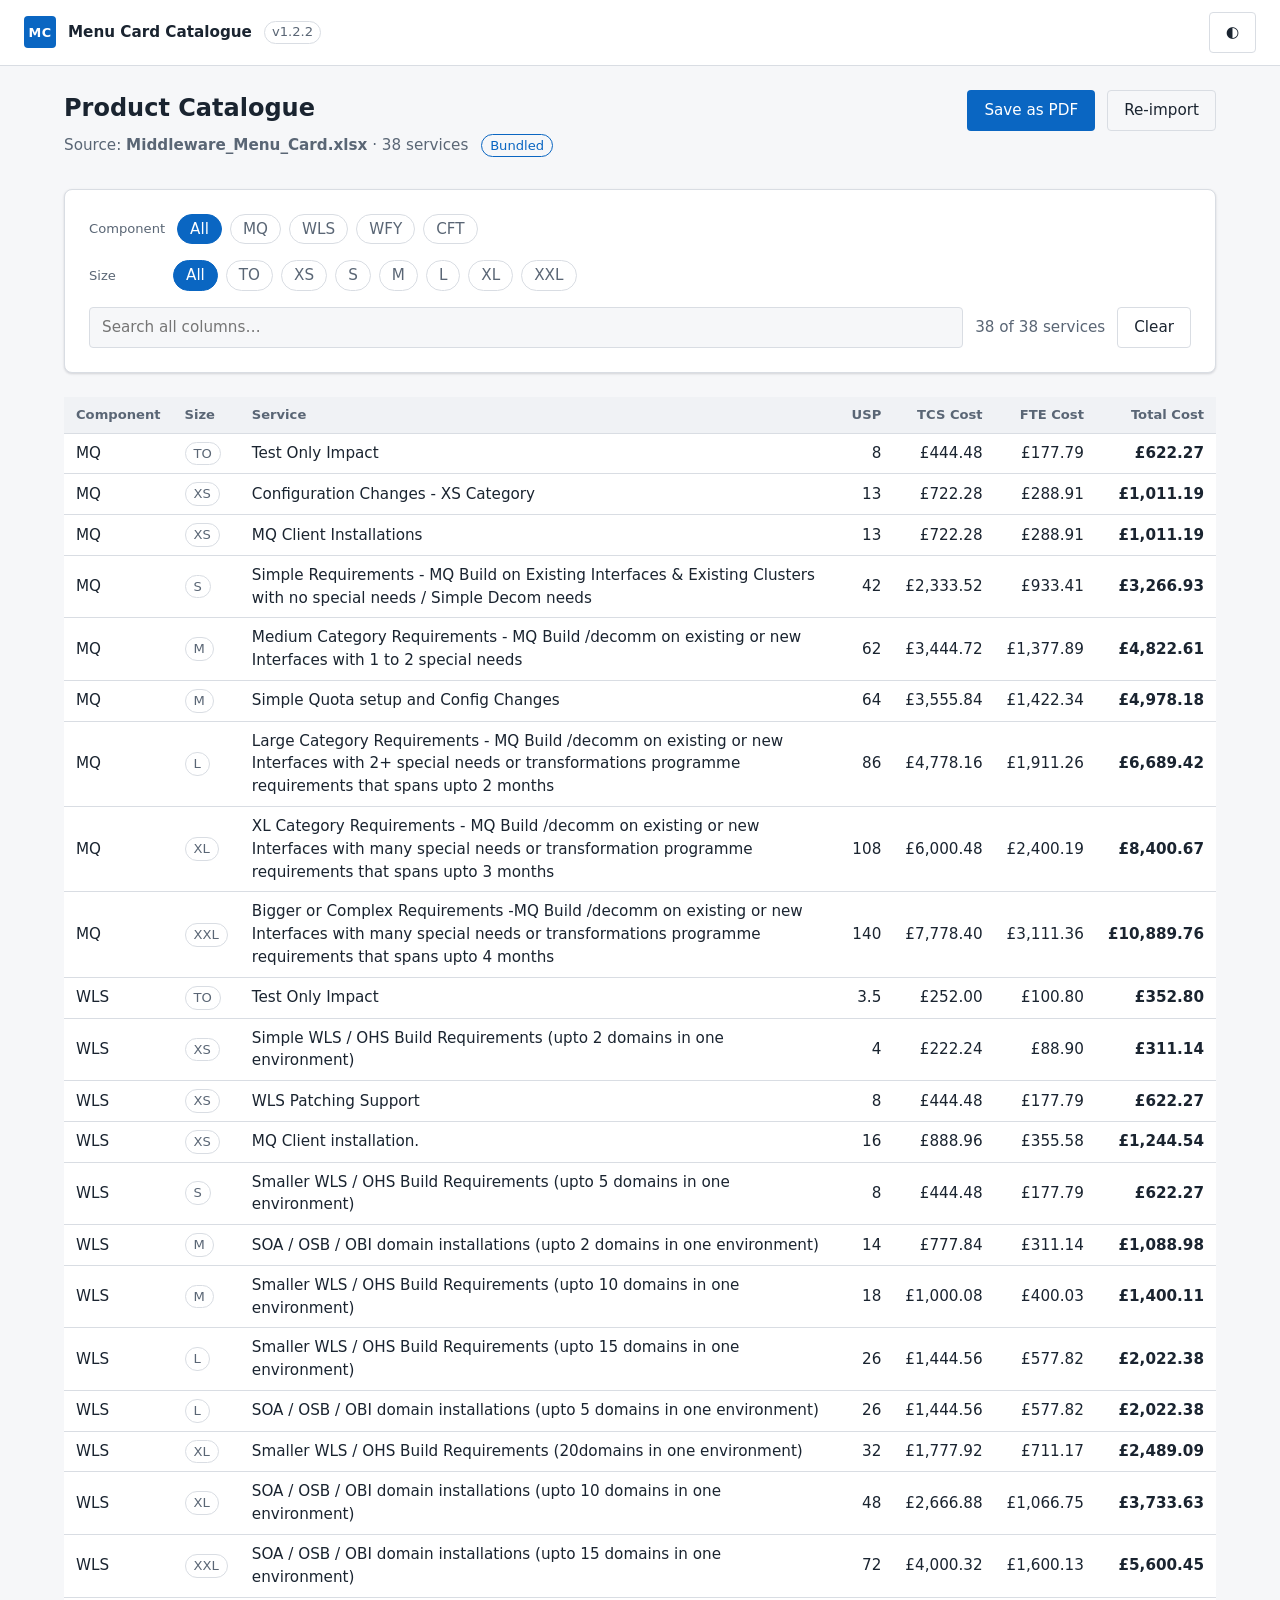
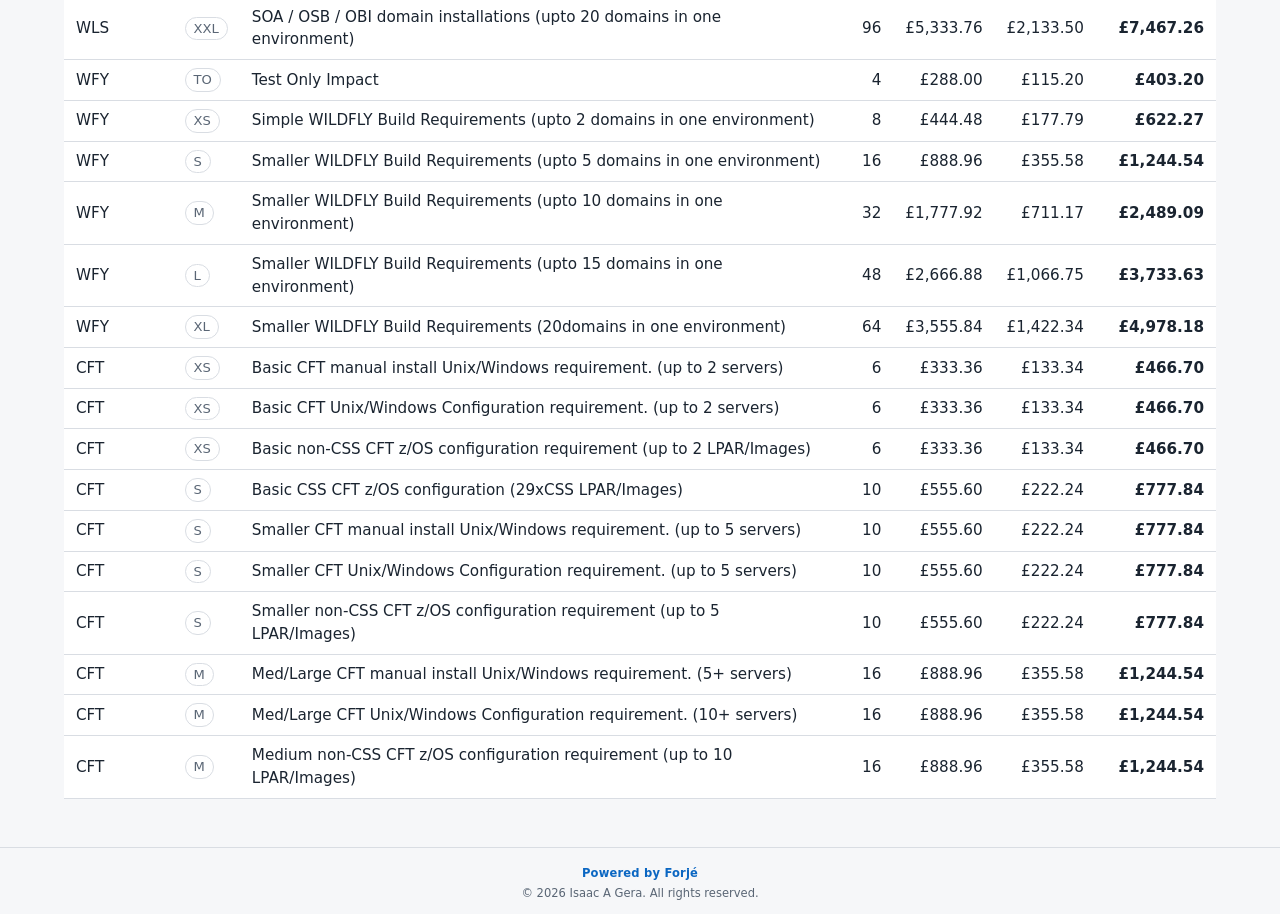
<file: index.html>
<!DOCTYPE html>
<html lang="en" data-theme="">
<head>
  <meta charset="UTF-8" />
  <meta name="viewport" content="width=device-width, initial-scale=1, viewport-fit=cover" />
  <meta name="theme-color" content="#0a66c2" />
  <meta name="description" content="Import a middleware Menu Card workbook and browse the Product Catalogue. Runs entirely on your device." />
  <title>Menu Card Catalogue</title>
  <link rel="manifest" href="./manifest.webmanifest" />
  <link rel="icon" href="./icons/icon-192.png" type="image/png" />
  <link rel="apple-touch-icon" href="./icons/icon-192.png" />
  <link rel="stylesheet" href="./styles/tokens.css" />
  <link rel="stylesheet" href="./styles/app.css" />
</head>
<body>
  <header class="app-header">
    <div class="app-header-left">
      <span class="app-logo" aria-hidden="true">MC</span>
      <span class="app-title">Menu Card Catalogue</span>
      <span id="app-version" class="app-version" aria-label="App version"></span>
    </div>
    <div class="app-header-right">
      <button id="theme-toggle" class="btn-ghost" type="button" title="Toggle light / dark" aria-label="Toggle light or dark theme">◐</button>
    </div>
  </header>

  <main id="view" class="app-main">Loading…</main>

  <footer class="app-footer no-print">
    <span class="app-footer-brand">Powered by Forjé</span>
    <span class="app-footer-copy">&copy; 2026 Isaac A Gera. All rights reserved.</span>
  </footer>

  <script type="module" src="./js/app.js"></script>
</body>
</html>
</file>
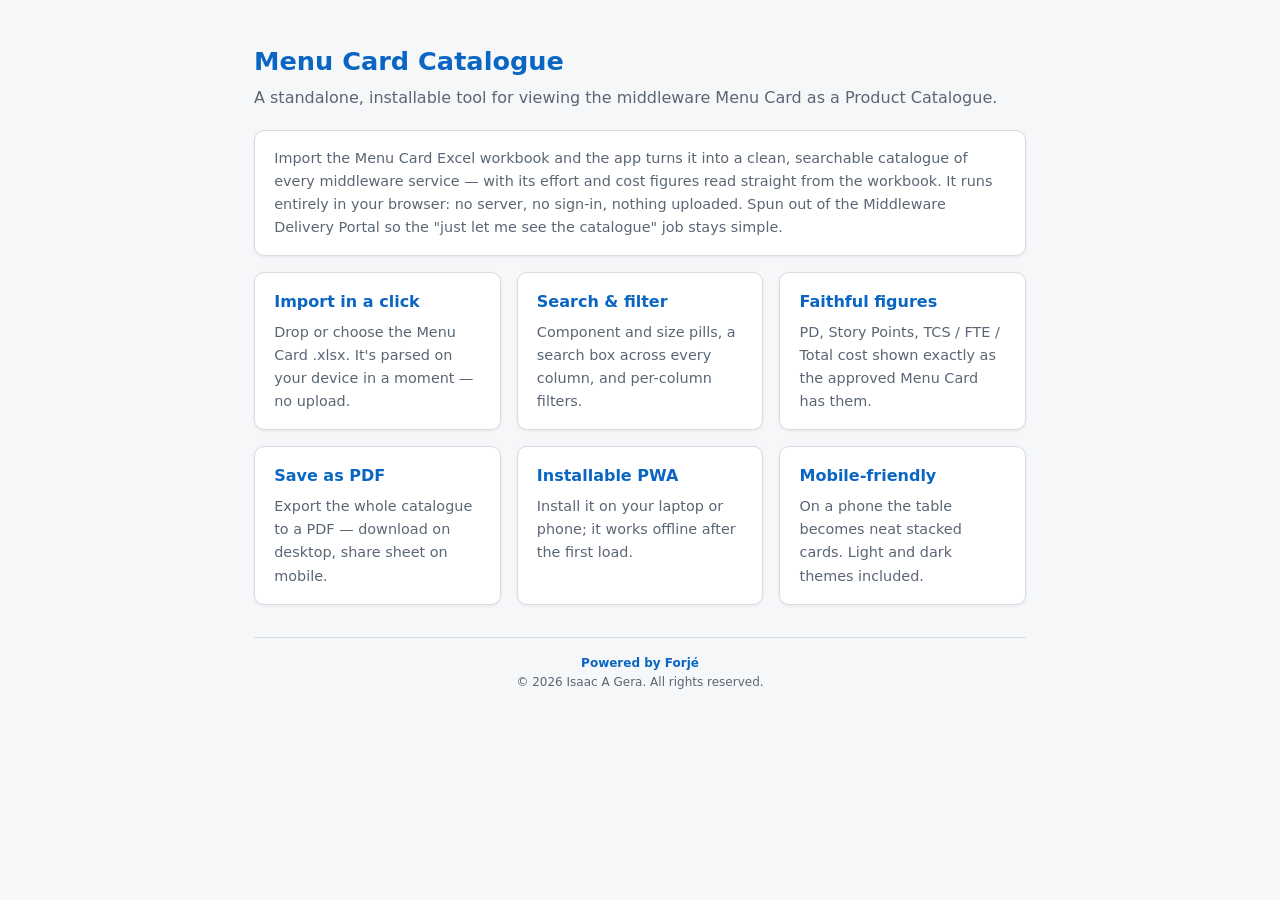
<file: overview.html>
﻿<!DOCTYPE html>
<html lang="en">
<head>
<meta charset="UTF-8" />
<meta name="viewport" content="width=device-width, initial-scale=1.0" />
<title>Menu Card Catalogue — Overview</title>
<style>
  :root{--bg:#f6f7f9;--surface:#fff;--border:#d9dde3;--text:#1a2430;--muted:#5a6675;--primary:#0a66c2;}
  @media (prefers-color-scheme:dark){:root{--bg:#12171e;--surface:#1a212b;--border:#2e3844;--text:#e8edf3;--muted:#a9b4c0;--primary:#4a9eea;}}
  *{box-sizing:border-box}
  body{font-family:'Segoe UI',system-ui,-apple-system,sans-serif;background:var(--bg);color:var(--text);line-height:1.6;max-width:820px;margin:0 auto;padding:1.5rem}
  h1{color:var(--primary);font-size:1.6rem;margin-bottom:.2rem}
  .sub{color:var(--muted);margin-bottom:1.2rem}
  .grid{display:grid;grid-template-columns:repeat(auto-fit,minmax(220px,1fr));gap:1rem;margin:1rem 0}
  .card{background:var(--surface);border:1px solid var(--border);border-radius:10px;padding:1rem 1.2rem;box-shadow:0 1px 3px rgba(16,24,40,.08)}
  .card h3{margin:0 0 .4rem;font-size:1rem;color:var(--primary)}
  .card p{margin:0;color:var(--muted);font-size:.9rem}
  footer{margin-top:2rem;padding-top:1rem;border-top:1px solid var(--border);text-align:center;color:var(--muted);font-size:.75rem}
  footer .brand{color:var(--primary);font-weight:600;display:block}
</style>
</head>
<body>
  <h1>Menu Card Catalogue</h1>
  <div class="sub">A standalone, installable tool for viewing the middleware Menu Card as a Product Catalogue.</div>

  <div class="card">
    <p>Import the Menu Card Excel workbook and the app turns it into a clean, searchable catalogue
    of every middleware service — with its effort and cost figures read straight from the
    workbook. It runs entirely in your browser: no server, no sign-in, nothing uploaded. Spun out
    of the Middleware Delivery Portal so the "just let me see the catalogue" job stays simple.</p>
  </div>

  <div class="grid">
    <div class="card"><h3>Import in a click</h3><p>Drop or choose the Menu Card .xlsx. It's parsed on your device in a moment — no upload.</p></div>
    <div class="card"><h3>Search &amp; filter</h3><p>Component and size pills, a search box across every column, and per-column filters.</p></div>
    <div class="card"><h3>Faithful figures</h3><p>PD, Story Points, TCS / FTE / Total cost shown exactly as the approved Menu Card has them.</p></div>
    <div class="card"><h3>Save as PDF</h3><p>Export the whole catalogue to a PDF — download on desktop, share sheet on mobile.</p></div>
    <div class="card"><h3>Installable PWA</h3><p>Install it on your laptop or phone; it works offline after the first load.</p></div>
    <div class="card"><h3>Mobile-friendly</h3><p>On a phone the table becomes neat stacked cards. Light and dark themes included.</p></div>
  </div>

  <footer>
    <span class="brand">Powered by Forjé</span>
    © 2026 Isaac A Gera. All rights reserved.
  </footer>
</body>
</html>
</file>
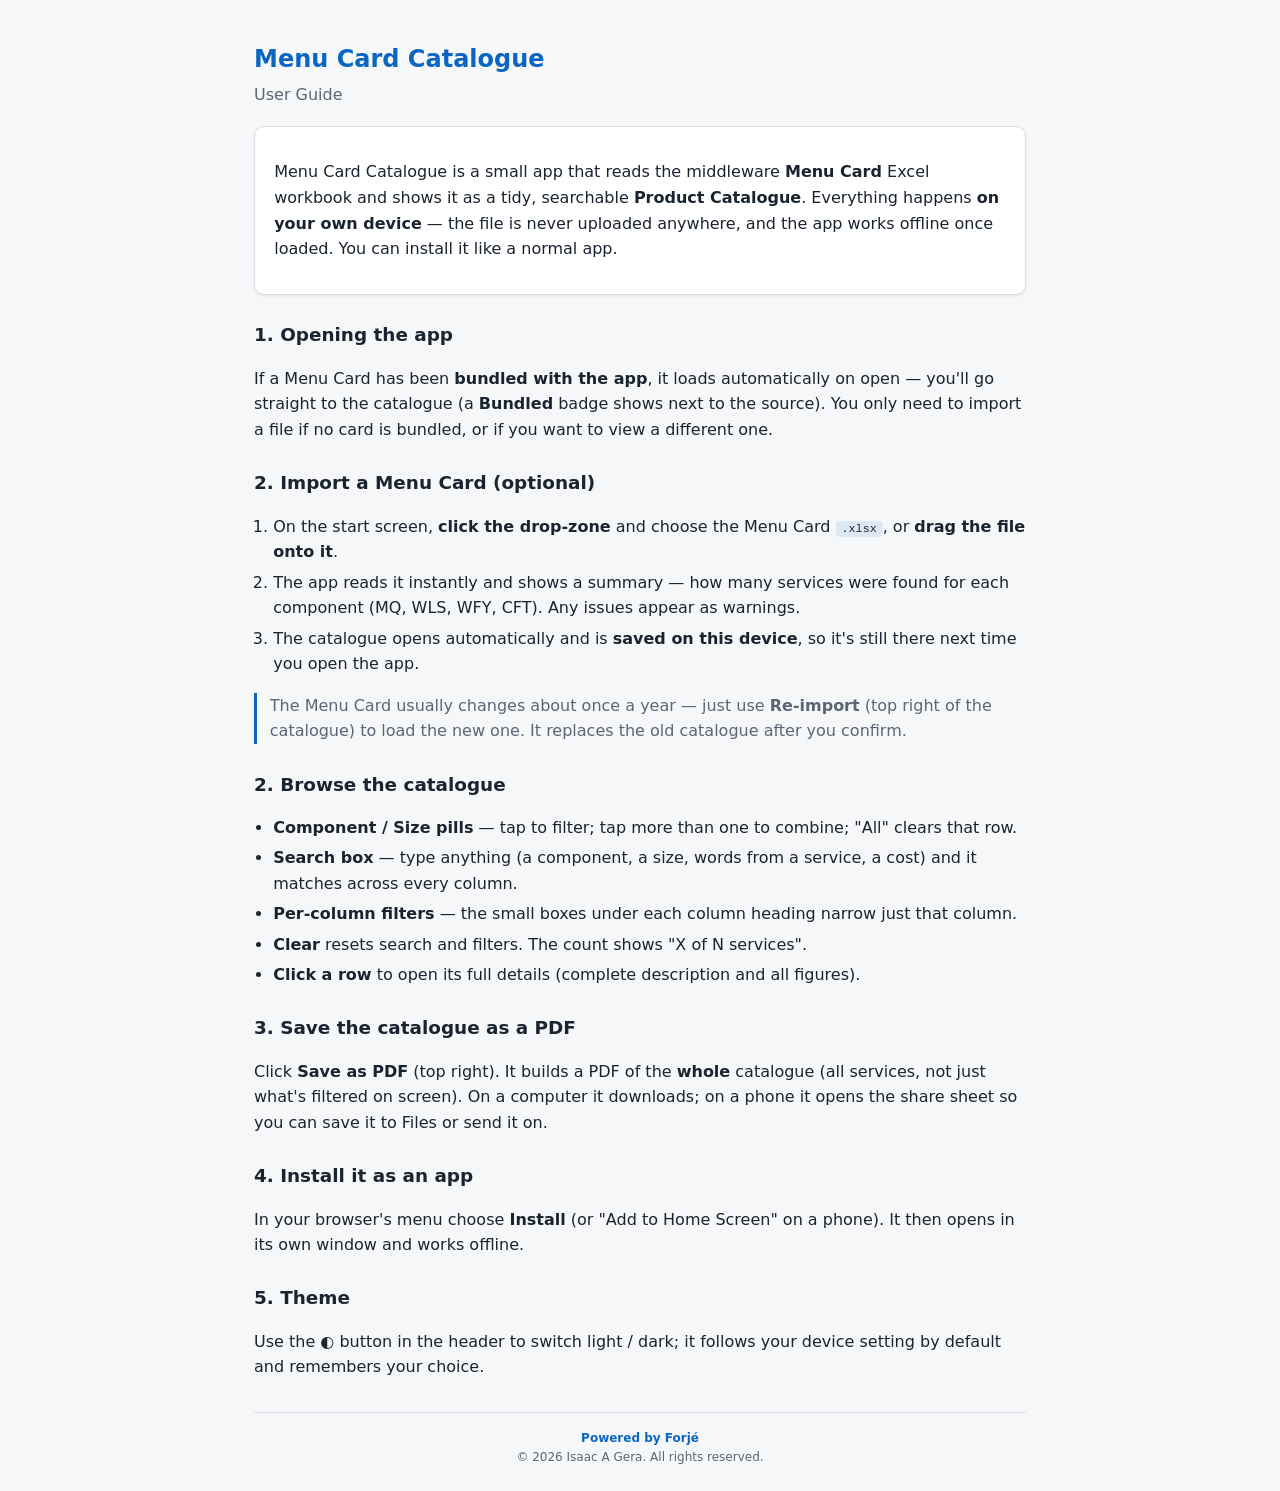
<file: userguide.html>
﻿<!DOCTYPE html>
<html lang="en">
<head>
<meta charset="UTF-8" />
<meta name="viewport" content="width=device-width, initial-scale=1.0" />
<title>Menu Card Catalogue — User Guide</title>
<style>
  :root{
    --bg:#f6f7f9;--surface:#fff;--border:#d9dde3;--text:#1a2430;--muted:#5a6675;--primary:#0a66c2;
  }
  @media (prefers-color-scheme:dark){:root{--bg:#12171e;--surface:#1a212b;--border:#2e3844;--text:#e8edf3;--muted:#a9b4c0;--primary:#4a9eea;}}
  *{box-sizing:border-box}
  body{font-family:'Segoe UI',system-ui,-apple-system,sans-serif;background:var(--bg);color:var(--text);line-height:1.6;max-width:820px;margin:0 auto;padding:1.5rem}
  h1{color:var(--primary);font-size:1.5rem;margin-bottom:.2rem}
  h2{font-size:1.15rem;margin-top:1.6rem}
  .sub{color:var(--muted);margin-bottom:1.2rem}
  .card{background:var(--surface);border:1px solid var(--border);border-radius:10px;padding:1rem 1.2rem;margin:1rem 0;box-shadow:0 1px 3px rgba(16,24,40,.08)}
  ol,ul{padding-left:1.2rem}
  li{margin:.3rem 0}
  code{background:rgba(10,102,194,.1);padding:1px 6px;border-radius:4px;font-size:.9em}
  .tip{border-left:3px solid var(--primary);padding-left:.8rem;color:var(--muted)}
  footer{margin-top:2rem;padding-top:1rem;border-top:1px solid var(--border);text-align:center;color:var(--muted);font-size:.75rem}
  footer .brand{color:var(--primary);font-weight:600;display:block}
</style>
</head>
<body>
  <h1>Menu Card Catalogue</h1>
  <div class="sub">User Guide</div>

  <div class="card">
    <p>Menu Card Catalogue is a small app that reads the middleware <strong>Menu Card</strong>
    Excel workbook and shows it as a tidy, searchable <strong>Product Catalogue</strong>.
    Everything happens <strong>on your own device</strong> — the file is never uploaded anywhere,
    and the app works offline once loaded. You can install it like a normal app.</p>
  </div>

  <h2>1. Opening the app</h2>
  <p>If a Menu Card has been <strong>bundled with the app</strong>, it loads automatically on
  open — you'll go straight to the catalogue (a <strong>Bundled</strong> badge shows next to the
  source). You only need to import a file if no card is bundled, or if you want to view a
  different one.</p>

  <h2>2. Import a Menu Card (optional)</h2>
  <ol>
    <li>On the start screen, <strong>click the drop-zone</strong> and choose the Menu Card
      <code>.xlsx</code>, or <strong>drag the file onto it</strong>.</li>
    <li>The app reads it instantly and shows a summary — how many services were found for each
      component (MQ, WLS, WFY, CFT). Any issues appear as warnings.</li>
    <li>The catalogue opens automatically and is <strong>saved on this device</strong>, so it's
      still there next time you open the app.</li>
  </ol>
  <p class="tip">The Menu Card usually changes about once a year — just use <strong>Re-import</strong>
  (top right of the catalogue) to load the new one. It replaces the old catalogue after you confirm.</p>

  <h2>2. Browse the catalogue</h2>
  <ul>
    <li><strong>Component / Size pills</strong> — tap to filter; tap more than one to combine;
      "All" clears that row.</li>
    <li><strong>Search box</strong> — type anything (a component, a size, words from a service,
      a cost) and it matches across every column.</li>
    <li><strong>Per-column filters</strong> — the small boxes under each column heading narrow
      just that column.</li>
    <li><strong>Clear</strong> resets search and filters. The count shows "X of N services".</li>
    <li><strong>Click a row</strong> to open its full details (complete description and all
      figures).</li>
  </ul>

  <h2>3. Save the catalogue as a PDF</h2>
  <p>Click <strong>Save as PDF</strong> (top right). It builds a PDF of the <strong>whole</strong>
  catalogue (all services, not just what's filtered on screen). On a computer it downloads; on a
  phone it opens the share sheet so you can save it to Files or send it on.</p>

  <h2>4. Install it as an app</h2>
  <p>In your browser's menu choose <strong>Install</strong> (or "Add to Home Screen" on a phone).
  It then opens in its own window and works offline.</p>

  <h2>5. Theme</h2>
  <p>Use the <strong>◐</strong> button in the header to switch light / dark; it follows your
  device setting by default and remembers your choice.</p>

  <footer>
    <span class="brand">Powered by Forjé</span>
    © 2026 Isaac A Gera. All rights reserved.
  </footer>
</body>
</html>
</file>
<file: styles/tokens.css>
/* Design tokens — colour, spacing, radius, shadow, motion. Light + dark via
   prefers-color-scheme + manual toggle; honours reduced-motion. Shared with the MDP look. */

:root {
  --bg: #f6f7f9;
  --surface: #ffffff;
  --surface-2: #f0f2f5;
  --border: #d9dde3;
  --text: #1a2430;
  --text-light: #5a6675;
  --muted: #8a94a3;

  --primary: #0a66c2;
  --primary-hover: #0954a0;
  --primary-contrast: #ffffff;

  --success: #1f8a4c;
  --warning: #b8860b;
  --danger: #c0392b;

  --space-1: 0.25rem;
  --space-2: 0.5rem;
  --space-3: 0.75rem;
  --space-4: 1rem;
  --space-5: 1.5rem;
  --space-6: 2rem;

  --radius-sm: 4px;
  --radius: 8px;
  --radius-lg: 12px;
  --shadow-1: 0 1px 2px rgba(16, 24, 40, 0.06), 0 1px 3px rgba(16, 24, 40, 0.1);
  --shadow-2: 0 4px 8px rgba(16, 24, 40, 0.08), 0 2px 4px rgba(16, 24, 40, 0.06);

  --font-sans: 'Segoe UI', system-ui, -apple-system, Roboto, Helvetica, Arial, sans-serif;
  --fs-sm: 0.82rem;
  --fs-base: 0.95rem;
  --fs-lg: 1.15rem;
  --fs-xl: 1.5rem;

  --transition: 160ms ease-out;
}

@media (prefers-color-scheme: dark) {
  :root:not([data-theme='light']) {
    --bg: #12171e;
    --surface: #1a212b;
    --surface-2: #222b36;
    --border: #2e3844;
    --text: #e8edf3;
    --text-light: #a9b4c0;
    --muted: #76828f;
    --primary: #4a9eea;
    --primary-hover: #68b0f0;
    --primary-contrast: #0b1016;
    --shadow-1: 0 1px 2px rgba(0, 0, 0, 0.3), 0 1px 3px rgba(0, 0, 0, 0.4);
    --shadow-2: 0 4px 8px rgba(0, 0, 0, 0.35), 0 2px 4px rgba(0, 0, 0, 0.3);
  }
}

:root[data-theme='dark'] {
  --bg: #12171e;
  --surface: #1a212b;
  --surface-2: #222b36;
  --border: #2e3844;
  --text: #e8edf3;
  --text-light: #a9b4c0;
  --muted: #76828f;
  --primary: #4a9eea;
  --primary-hover: #68b0f0;
  --primary-contrast: #0b1016;
  --shadow-1: 0 1px 2px rgba(0, 0, 0, 0.3), 0 1px 3px rgba(0, 0, 0, 0.4);
  --shadow-2: 0 4px 8px rgba(0, 0, 0, 0.35), 0 2px 4px rgba(0, 0, 0, 0.3);
}

@media (prefers-reduced-motion: reduce) {
  :root { --transition: 0ms; }
}
</file>
<file: styles/app.css>
/* Menu Card Catalogue — app styles. Mobile-friendly; table collapses to cards on narrow screens. */

* { box-sizing: border-box; }
html, body { margin: 0; padding: 0; }
body {
  font-family: var(--font-sans);
  font-size: var(--fs-base);
  color: var(--text);
  background: var(--bg);
  line-height: 1.5;
  min-height: 100vh;
  display: flex;
  flex-direction: column;
}

h1 { font-size: var(--fs-xl); margin: 0 0 var(--space-2); }
h2 { font-size: var(--fs-lg); }
.muted { color: var(--text-light); }
.form-error { color: var(--danger); }

/* ---- header ---- */
.app-header {
  display: flex; align-items: center; justify-content: space-between;
  gap: var(--space-3);
  padding: var(--space-3) var(--space-5);
  background: var(--surface);
  border-bottom: 1px solid var(--border);
  position: sticky; top: 0; z-index: 10;
}
.app-header-left { display: flex; align-items: center; gap: var(--space-3); }
.app-logo {
  display: inline-grid; place-items: center;
  width: 32px; height: 32px; border-radius: var(--radius-sm);
  background: var(--primary); color: var(--primary-contrast);
  font-weight: 700; font-size: 0.8rem; letter-spacing: 0.5px;
}
.app-title { font-weight: 600; }
.app-version {
  font-size: var(--fs-sm);
  color: var(--text-light);
  padding: 1px 7px;
  border: 1px solid var(--border);
  border-radius: 999px;
  line-height: 1.4;
  white-space: nowrap;
}

.app-main {
  flex: 1;
  width: 100%; max-width: 1200px;
  margin: 0 auto;
  padding: var(--space-5);
  min-height: 60vh; /* reserve space during async load to prevent CLS */
}

/* ---- buttons ---- */
.btn-primary, .btn-ghost {
  font: inherit; cursor: pointer;
  padding: var(--space-2) var(--space-4);
  border-radius: var(--radius-sm);
  border: 1px solid transparent;
  transition: background var(--transition), transform var(--transition);
}
.btn-primary { background: var(--primary); color: var(--primary-contrast); }
.btn-primary:hover { background: var(--primary-hover); }
.btn-primary:disabled { opacity: 0.6; cursor: default; }
.btn-ghost { background: transparent; color: var(--text); border-color: var(--border); }
.btn-ghost:hover { border-color: var(--primary); color: var(--primary); }
:focus-visible { outline: 2px solid var(--primary); outline-offset: 2px; }

/* ---- card ---- */
.card {
  background: var(--surface);
  border: 1px solid var(--border);
  border-radius: var(--radius);
  box-shadow: var(--shadow-1);
  padding: var(--space-5);
}

.badge {
  display: inline-block;
  padding: 1px 8px; font-size: var(--fs-sm);
  border: 1px solid var(--border); border-radius: 999px;
  color: var(--text-light);
}

/* ---- upload ---- */
.upload-card { max-width: 640px; margin: var(--space-6) auto; }
.dropzone {
  margin-top: var(--space-4);
  border: 2px dashed var(--border); border-radius: var(--radius);
  background: var(--surface-2);
  padding: var(--space-6);
  text-align: center; cursor: pointer;
  transition: border-color var(--transition), background var(--transition);
}
.dropzone:hover, .dropzone.drag { border-color: var(--primary); background: color-mix(in srgb, var(--primary) 6%, var(--surface-2)); }
.dropzone-inner { display: flex; flex-direction: column; gap: var(--space-2); }
.import-status { margin-top: var(--space-4); }
.import-ok { color: var(--success); font-weight: 600; }

/* ---- catalogue head ---- */
.cat-head {
  display: flex; align-items: flex-start; justify-content: space-between;
  gap: var(--space-4); flex-wrap: wrap; margin-bottom: var(--space-4);
}
.cat-head-actions { display: flex; gap: var(--space-3); flex-wrap: wrap; }

/* ---- controls ---- */
.cat-controls { display: flex; flex-direction: column; gap: var(--space-4); }
.pill-group { display: flex; align-items: center; gap: var(--space-3); flex-wrap: wrap; }
.pill-label { font-size: var(--fs-sm); color: var(--text-light); min-width: 72px; }
.pills { display: flex; gap: var(--space-2); flex-wrap: wrap; }
.pill {
  font: inherit; cursor: pointer;
  padding: 3px 12px; border-radius: 999px;
  border: 1px solid var(--border); background: var(--surface);
  color: var(--text-light);
  transition: all var(--transition);
}
.pill:hover { border-color: var(--primary); color: var(--primary); }
.pill.active { background: var(--primary); color: var(--primary-contrast); border-color: var(--primary); }

.cat-search { display: flex; align-items: center; gap: var(--space-3); flex-wrap: wrap; }
.cat-search input[type="search"] {
  flex: 1; min-width: 180px;
  padding: var(--space-2) var(--space-3);
  border: 1px solid var(--border); border-radius: var(--radius-sm);
  background: var(--bg); color: var(--text); font: inherit;
}

/* ---- data table ---- */
.data-table { width: 100%; border-collapse: collapse; background: var(--surface); }
.data-table th, .data-table td {
  text-align: left; padding: var(--space-2) var(--space-3);
  border-bottom: 1px solid var(--border);
}
.data-table thead th { font-size: var(--fs-sm); color: var(--text-light); background: var(--surface-2); }
.data-table tbody tr:hover { background: var(--surface-2); }
.data-table .num { text-align: right; white-space: nowrap; }

/* ---- detail ---- */
.cat-detail { margin-top: var(--space-5); }
.kv { width: 100%; border-collapse: collapse; margin: var(--space-3) 0; }
.kv th, .kv td { text-align: left; padding: var(--space-2) var(--space-3); border-bottom: 1px solid var(--border); }
.kv th { color: var(--text-light); font-weight: 500; width: 40%; }

/* ---- footer ---- */
.app-footer {
  margin-top: var(--space-5); padding: var(--space-4) 0 var(--space-3);
  border-top: 1px solid var(--border); text-align: center;
  color: var(--text-light); font-size: 0.72rem; line-height: 1.6;
  display: flex; flex-direction: column; gap: 0.1rem;
}
.app-footer-brand { color: var(--primary); font-weight: 600; letter-spacing: 0.2px; }

/* ============================================================
   Mobile — collapse the table into stacked cards
   ============================================================ */
@media (max-width: 720px) {
  .app-main { padding: var(--space-4); }
  .pill-label { min-width: 0; }

  .cat-table thead { display: none; }           /* hide header + filter row on phone */
  .cat-table, .cat-table tbody, .cat-table tr, .cat-table td { display: block; width: 100%; }
  .cat-table tr {
    margin-bottom: var(--space-3);
    border: 1px solid var(--border); border-radius: var(--radius);
    background: var(--surface); box-shadow: var(--shadow-1);
    padding: var(--space-2) var(--space-3);
  }
  .cat-table td {
    display: flex; justify-content: space-between; gap: var(--space-4);
    border-bottom: 1px solid var(--border); padding: var(--space-2) 0;
    text-align: right;
  }
  .cat-table td:last-child { border-bottom: 0; }
  .cat-table td::before {
    content: attr(data-label);
    font-size: var(--fs-sm); color: var(--text-light);
    text-align: left; font-weight: 500;
  }
  .cat-table td.num { text-align: right; }
}

@media print {
  .no-print, .app-header, .cat-head-actions, .cat-controls, #detail { display: none !important; }
}

/* which card is loaded — bundled (shipped with the app) vs uploaded (user-chosen) */
.source-badge { margin-left: var(--space-2); border-color: var(--primary); color: var(--primary); }
</file>
